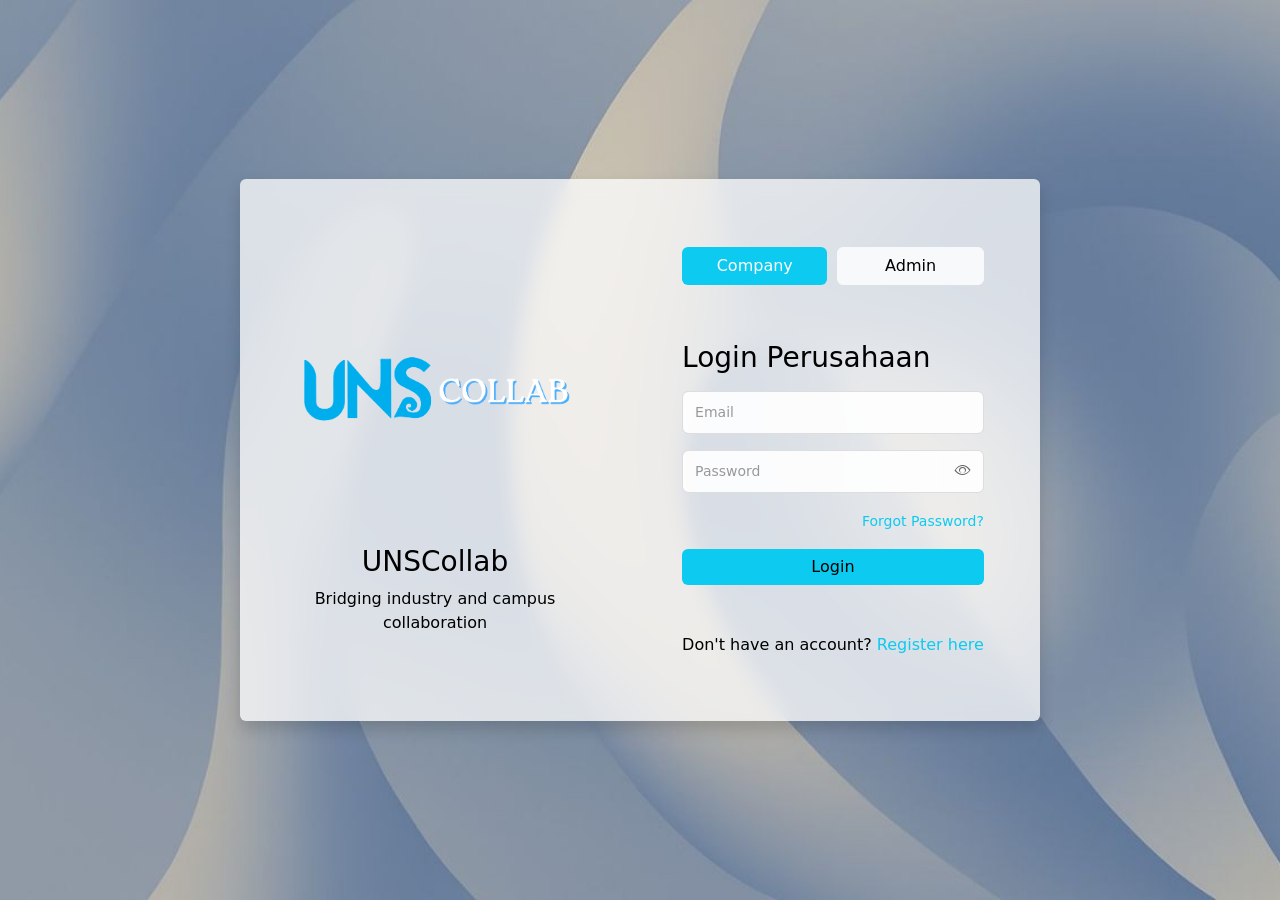
<file: Pertemuan 2/index.html>
<!DOCTYPE html>
<html lang="en">
<head>
    <meta charset="UTF-8">
    <meta name="viewport" content="width=device-width, initial-scale=1.0">
    <title>Login</title>
    <link href="https://cdn.jsdelivr.net/npm/bootstrap@5.3.0/dist/css/bootstrap.min.css" rel="stylesheet">
    <link rel="stylesheet" href="https://cdn.jsdelivr.net/npm/bootstrap-icons@1.11.0/font/bootstrap-icons.css">
    <link rel="stylesheet" href="style.css">
</head>
<body>
    <div class="container">
        <div class="card p-4 shadow">
            <div class="row">
                <div class="col" id="imageSection">
                    <img src="assets/logo_unscollab.png" alt="UNSCollab Logo" style="width: 280px;">
                    <div class="card-body">
                        <h3 class="card-title text-center" style="color: black;">UNSCollab</h3>
                        <p class="card-text text-center" style="color: black;">Bridging industry and campus collaboration</p>
                    </div>
                </div>
                <div class="col p-4">
                    <div id="formSection">
                        <!-- Alert Notification -->
                        <div id="alertContainer"></div>

                        <div class="d-flex mb-5" style="gap: 10px;">
                            <button id="companyBtn" class="btn btn-info text-black w-100 mb-2" onclick="setMode('company')">Company</button>
                            <button id="adminBtn" class="btn btn-light w-100 mb-2" onclick="setMode('admin')">Admin</button>
                        </div>
                        <h3 id="titleLogin" class="mb-3" style="color: black;"></h3>
                        
                        <input type="text" id="email" class="form-control mb-3" placeholder="Email">
                        
                        <div class="input-group mb-3">
                            <input type="password" id="password" class="form-control" placeholder="Password">
                            <button class="btn btn-outline-secondary" type="button" id="togglePassword" onclick="togglePasswordVisibility()">
                                <i id="passwordToggleIcon" class="bi bi-eye"></i>
                            </button>
                        </div>

                        <div class="mb-3 text-end" id="forgotPassword">
                            <a href="#" class="text-info text-decoration-none small" data-bs-toggle="modal" data-bs-target="#forgotPasswordModal">Forgot Password?</a>
                        </div>
                        <button id="loginBtn" class="btn btn-info text-black w-100 mb-5">Login</button>
                        <p id="registerText" class="text-center" style="color: black;">
                            Don't have an account? <a href="register.html" class="text-info text-decoration-none">Register here</a>
                        </p>
                    </div>
                </div>
            </div>
        </div>
    </div>

    <!-- Forgot Password Modal -->
    <div class="modal fade" id="forgotPasswordModal" tabindex="-1" aria-labelledby="forgotPasswordLabel" aria-hidden="true">
        <div class="modal-dialog modal-dialog-centered">
            <div class="modal-content">
                <div class="modal-header">
                    <h5 class="modal-title" id="forgotPasswordLabel">Reset Password</h5>
                    <button type="button" class="btn-close" data-bs-dismiss="modal" aria-label="Close"></button>
                </div>
                <div class="modal-body">
                    <div id="forgotPasswordAlert"></div>
                    <p class="text-muted small mb-3">Masukkan email Anda dan kami akan mengirimkan link untuk reset password.</p>
                    <input type="email" id="forgotPasswordEmail" class="form-control" placeholder="Masukkan email Anda">
                </div>
                <div class="modal-footer">
                    <button type="button" class="btn btn-secondary" data-bs-dismiss="modal">Tutup</button>
                    <button type="button" class="btn btn-info text-black" id="sendResetBtn" onclick="handleForgotPassword()">Kirim Link Reset</button>
                </div>
            </div>
        </div>
    </div>

    <script src="https://cdn.jsdelivr.net/npm/bootstrap@5.3.0/dist/js/bootstrap.bundle.min.js"></script>
    <script src="script.js"></script>
</body>
</html>
</file>
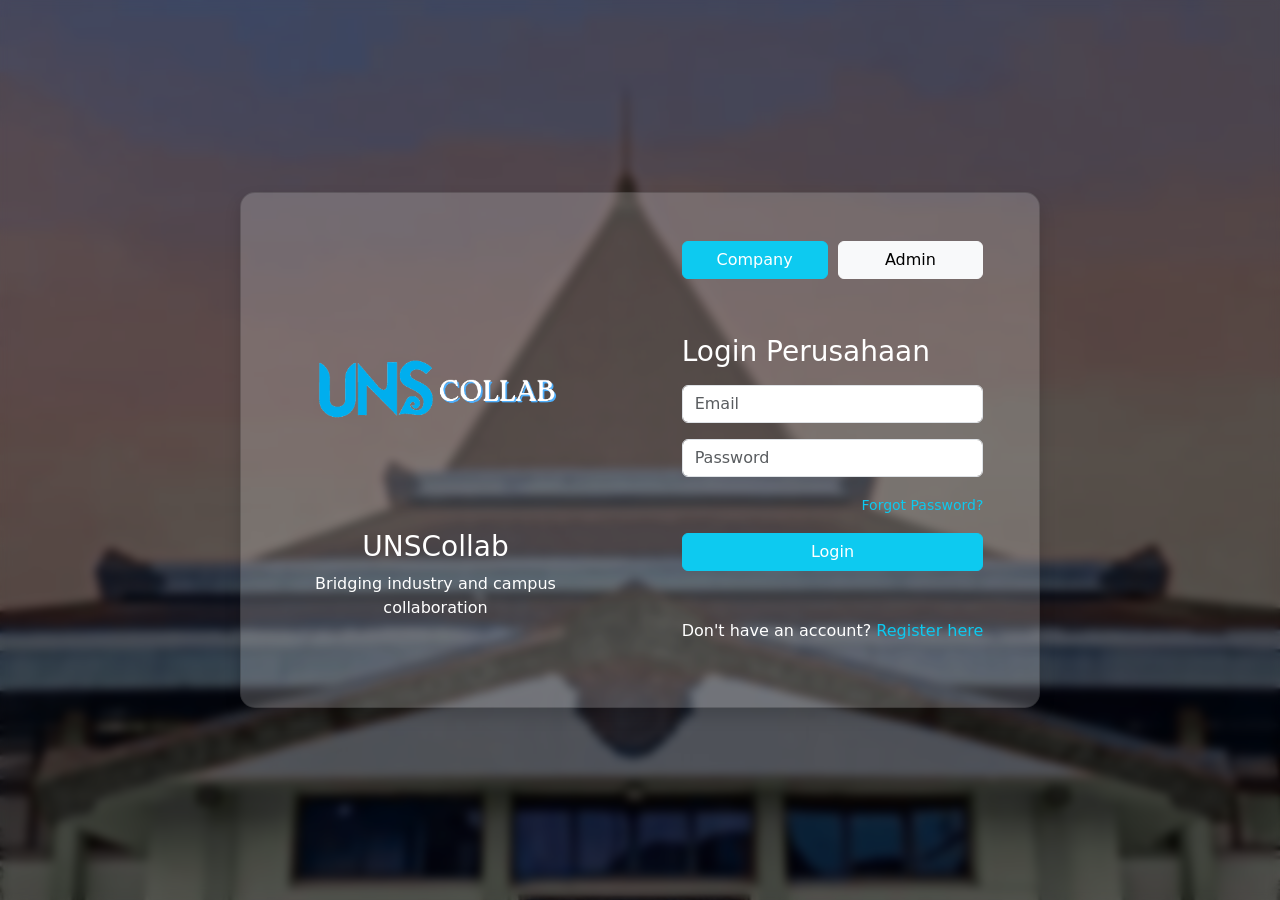
<file: login/Pertemuan 2/index.html>
<!DOCTYPE html>
<html lang="en">
<head>
    <meta charset="UTF-8">
    <meta name="viewport" content="width=device-width, initial-scale=1.0">
    <title>Login</title>
    <link href="https://cdn.jsdelivr.net/npm/bootstrap@5.3.0/dist/css/bootstrap.min.css" rel="stylesheet">
    <link rel="stylesheet" href="style.css">
</head>
<body>
    <div class="container">
        <div class="card p-4 shadow">
            <div class="row">
                <div class="col" id="imageSection">
                    <img src="assets/logo_unscollab.png" alt="UNSCollab Logo" style="width: 250px;">
                    <div class="card-body">
                        <h3 class="card-title text-center" style="color: white;">UNSCollab</h3>
                        <p class="card-text text-center" style="color: white;">Bridging industry and campus collaboration</p>
                    </div>
                </div>
                <div class="col p-4">
                    <div id="formSection">
                        <div class="d-flex mb-5" style="gap: 10px;">
                            <button id="companyBtn" class="btn btn-info text-white w-100 mb-2" onclick="setMode('company')">Company</button>
                            <button id="adminBtn" class="btn btn-light w-100 mb-2" onclick="setMode('admin')">Admin</button>
                        </div>
                        <h3 id="titleLogin" class="mb-3" style="color: white;"></h3>
                        <input type="text" id="email" class="form-control mb-3" placeholder="Email">
                        <input type="password" id="password" class="form-control mb-3" placeholder="Password">
                        <div class="mb-3 text-end" id="forgotPassword">
                            <a href="#" class="text-info text-decoration-none small">Forgot Password?</a>
                        </div>
                        <button id="loginBtn" class="btn btn-info text-white w-100 mb-5">Login</button>
                        <p id="registerText" class="text-center" style="color: white;">
                            Don't have an account? <a href="register.html" class="text-info text-decoration-none">Register here</a>
                        </p>
                    </div>
                </div>
            </div>
        </div>
    </div>
    <script src="script.js"></script>
</body>
</html>
</file>
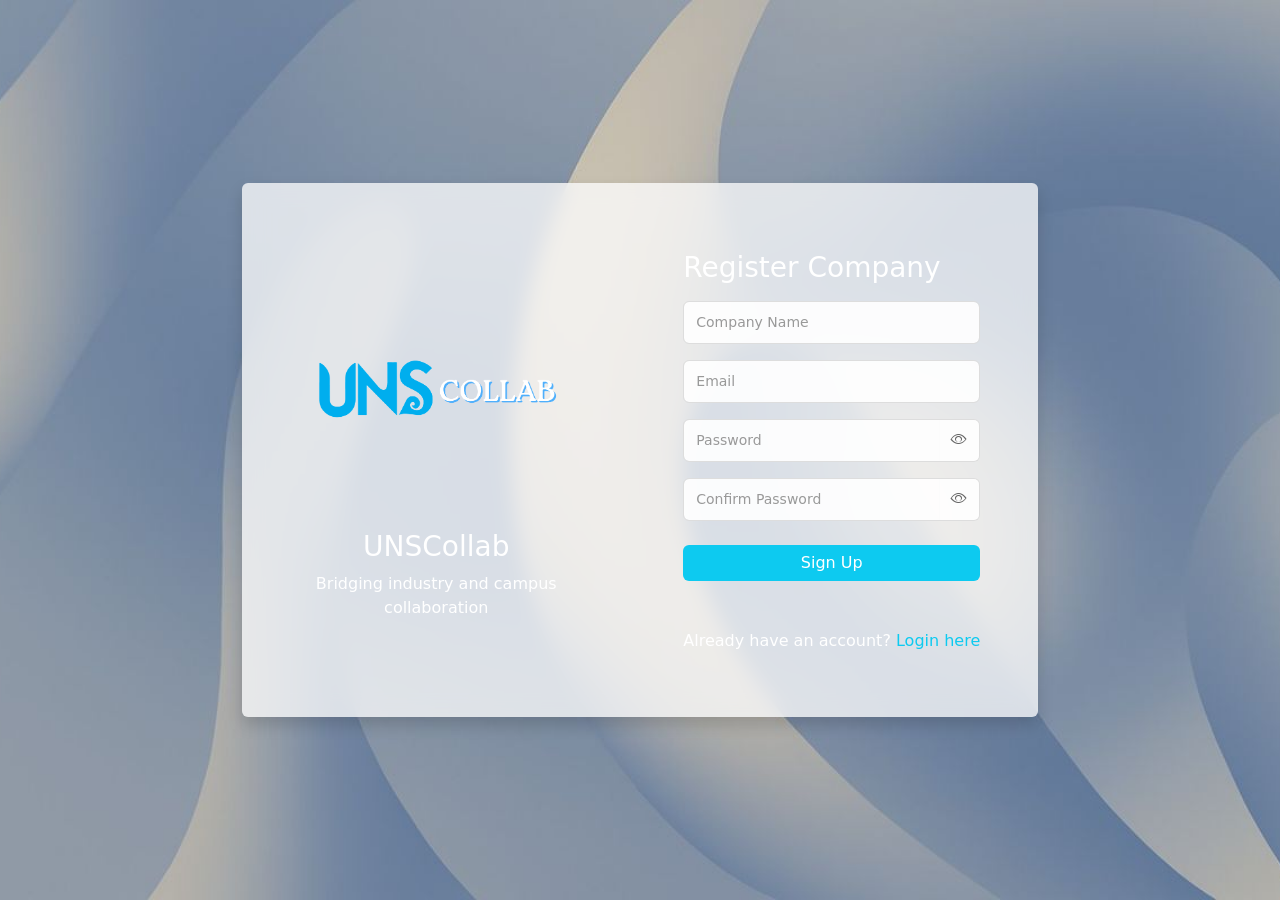
<file: Pertemuan 2/register.html>
<!DOCTYPE html>
<html lang="en">
<head>
    <meta charset="UTF-8">
    <meta name="viewport" content="width=device-width, initial-scale=1.0">
    <title>Register</title>
    <link href="https://cdn.jsdelivr.net/npm/bootstrap@5.3.0/dist/css/bootstrap.min.css" rel="stylesheet">
    <link rel="stylesheet" href="https://cdn.jsdelivr.net/npm/bootstrap-icons@1.11.0/font/bootstrap-icons.css">
    <link rel="stylesheet" href="style.css">
</head>
<body>
    <div class="container">
        <div class="card p-4 shadow">
            <div class="row" style="gap: 20px;">
                <div class="col" id="imageSection">
                    <img src="assets/logo_unscollab.png" alt="UNSCollab Logo" style="width: 250px;">
                    <div class="card-body">
                        <h3 class="card-title text-center" style="color: white;">UNSCollab</h3>
                        <p class="card-text text-center" style="color: white;">Bridging industry and campus collaboration</p>
                    </div>
                </div>
                <div class="col p-4">
                    <div id="formSection">
                        <!-- Alert Notification -->
                        <div id="alertContainer"></div>

                        <h3 class="mb-3" style="color: white;">Register Company</h3>
                        <input type="text" id="name" class="form-control mb-3" placeholder="Company Name">
                        <input type="email" id="email" class="form-control mb-3" placeholder="Email">
                        
                        <div class="input-group mb-3">
                            <input type="password" id="password" class="form-control" placeholder="Password">
                            <button class="btn btn-outline-secondary" type="button" id="togglePassword" onclick="togglePasswordVisibility('password')">
                                <i id="passwordToggleIcon" class="bi bi-eye"></i>
                            </button>
                        </div>

                        <div class="input-group mb-4">
                            <input type="password" id="confirmPassword" class="form-control" placeholder="Confirm Password">
                            <button class="btn btn-outline-secondary" type="button" id="toggleConfirmPassword" onclick="togglePasswordVisibility('confirmPassword')">
                                <i id="confirmPasswordToggleIcon" class="bi bi-eye"></i>
                            </button>
                        </div>

                        <button id="signupBtn" class="btn btn-info text-white w-100 mb-5">Sign Up</button>
                        <p id="loginText" class="text-center" style="color: white;">
                            Already have an account? <a href="index.html" class="text-info text-decoration-none">Login here</a>
                        </p>
                    </div>
                </div>
            </div>
        </div>
    </div>

    <script src="https://cdn.jsdelivr.net/npm/bootstrap@5.3.0/dist/js/bootstrap.bundle.min.js"></script>
    <script src="script.js"></script>
</body>
</html>
</file>
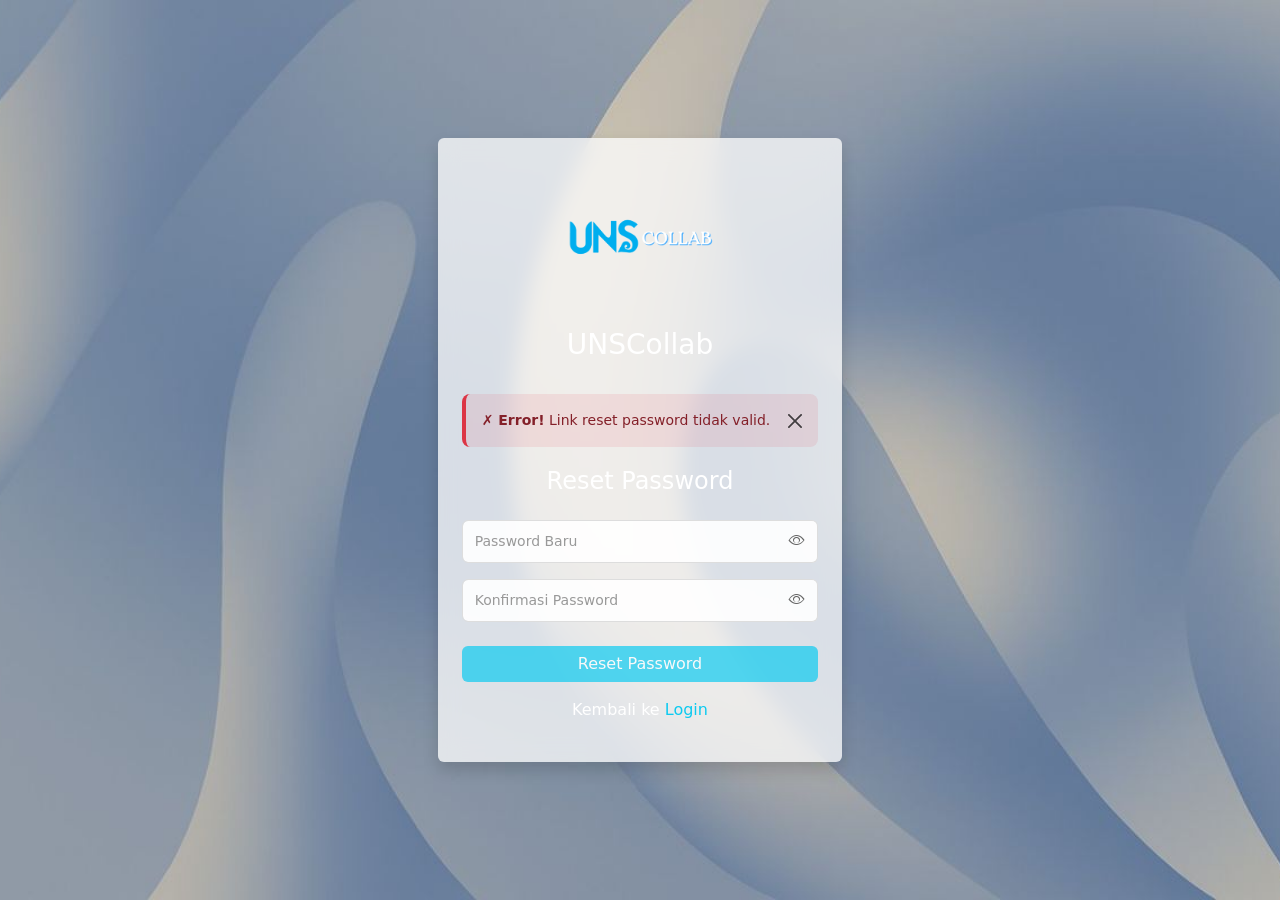
<file: Pertemuan 2/reset-password.html>
<!DOCTYPE html>
<html lang="en">
<head>
    <meta charset="UTF-8">
    <meta name="viewport" content="width=device-width, initial-scale=1.0">
    <title>Reset Password</title>
    <link href="https://cdn.jsdelivr.net/npm/bootstrap@5.3.0/dist/css/bootstrap.min.css" rel="stylesheet">
    <link rel="stylesheet" href="https://cdn.jsdelivr.net/npm/bootstrap-icons@1.11.0/font/bootstrap-icons.css">
    <link rel="stylesheet" href="style.css">
</head>
<body>
    <div class="container">
        <div class="card p-4 shadow" style="max-width: 500px;">
            <div class="text-center mb-4">
                <img src="assets/logo_unscollab.png" alt="UNSCollab Logo" style="width: 150px;">
                <h3 class="mt-3" style="color: white;">UNSCollab</h3>
            </div>

            <div id="formSection">
                <!-- Alert Notification -->
                <div id="alertContainer"></div>

                <h4 class="mb-4 text-center" style="color: white;">Reset Password</h4>
                
                <div class="input-group mb-3">
                    <input type="password" id="password" class="form-control" placeholder="Password Baru">
                    <button class="btn btn-outline-secondary" type="button" onclick="togglePasswordVisibility('password')">
                        <i id="passwordToggleIcon" class="bi bi-eye"></i>
                    </button>
                </div>

                <div class="input-group mb-4">
                    <input type="password" id="confirmPassword" class="form-control" placeholder="Konfirmasi Password">
                    <button class="btn btn-outline-secondary" type="button" onclick="togglePasswordVisibility('confirmPassword')">
                        <i id="confirmPasswordToggleIcon" class="bi bi-eye"></i>
                    </button>
                </div>

                <button id="resetBtn" class="btn btn-info text-white w-100 mb-3">Reset Password</button>
                <p class="text-center" style="color: white;">
                    Kembali ke <a href="index.html" class="text-info text-decoration-none">Login</a>
                </p>
            </div>
        </div>
    </div>

    <script src="https://cdn.jsdelivr.net/npm/bootstrap@5.3.0/dist/js/bootstrap.bundle.min.js"></script>
    <script src="script.js"></script>
    <script>
        // Check token dari URL
        const urlParams = new URLSearchParams(window.location.search);
        const token = urlParams.get('token');
        const type = urlParams.get('type');

        if (!token || !type) {
            showNotification('Link reset password tidak valid.', 'danger');
            document.getElementById('resetBtn').disabled = true;
        }

        document.getElementById('resetBtn').addEventListener('click', async function() {
            const password = document.getElementById('password').value.trim();
            const confirmPassword = document.getElementById('confirmPassword').value.trim();
            const errors = [];

            if (!password) {
                errors.push('Password tidak boleh kosong');
            } else if (password.length < 6) {
                errors.push('Password minimal 6 karakter');
            }

            if (!confirmPassword) {
                errors.push('Konfirmasi password tidak boleh kosong');
            } else if (password !== confirmPassword) {
                errors.push('Password dan konfirmasi password tidak cocok');
            }

            if (errors.length > 0) {
                showNotification(errors.join(' | '), 'danger');
                return;
            }

            const resetBtn = document.getElementById('resetBtn');
            const originalText = resetBtn.textContent;
            resetBtn.disabled = true;
            resetBtn.innerHTML = '<span class="spinner-border spinner-border-sm me-2"></span>Loading...';

            try {
                const response = await fetch('reset-password.php', {
                    method: 'POST',
                    headers: {
                        'Content-Type': 'application/json'
                    },
                    body: JSON.stringify({
                        token: token,
                        password: password,
                        confirmPassword: confirmPassword,
                        type: type
                    })
                });

                const data = await response.json();

                if (data.success) {
                    showNotification(data.message, 'success');
                    setTimeout(() => {
                        window.location.href = 'index.html';
                    }, 2000);
                } else {
                    if (data.errors && Array.isArray(data.errors)) {
                        showNotification(data.errors.join(' | '), 'danger');
                    } else {
                        showNotification(data.message, 'danger');
                    }
                }
            } catch (error) {
                showNotification('Terjadi kesalahan. Silakan coba lagi.', 'danger');
                console.error('Error:', error);
            } finally {
                resetBtn.disabled = false;
                resetBtn.textContent = originalText;
            }
        });

        // Allow Enter key
        [document.getElementById('password'), document.getElementById('confirmPassword')].forEach(input => {
            input.addEventListener('keypress', function(e) {
                if (e.key === 'Enter') {
                    document.getElementById('resetBtn').click();
                }
            });
        });
    </script>
</body>
</html>
</file>
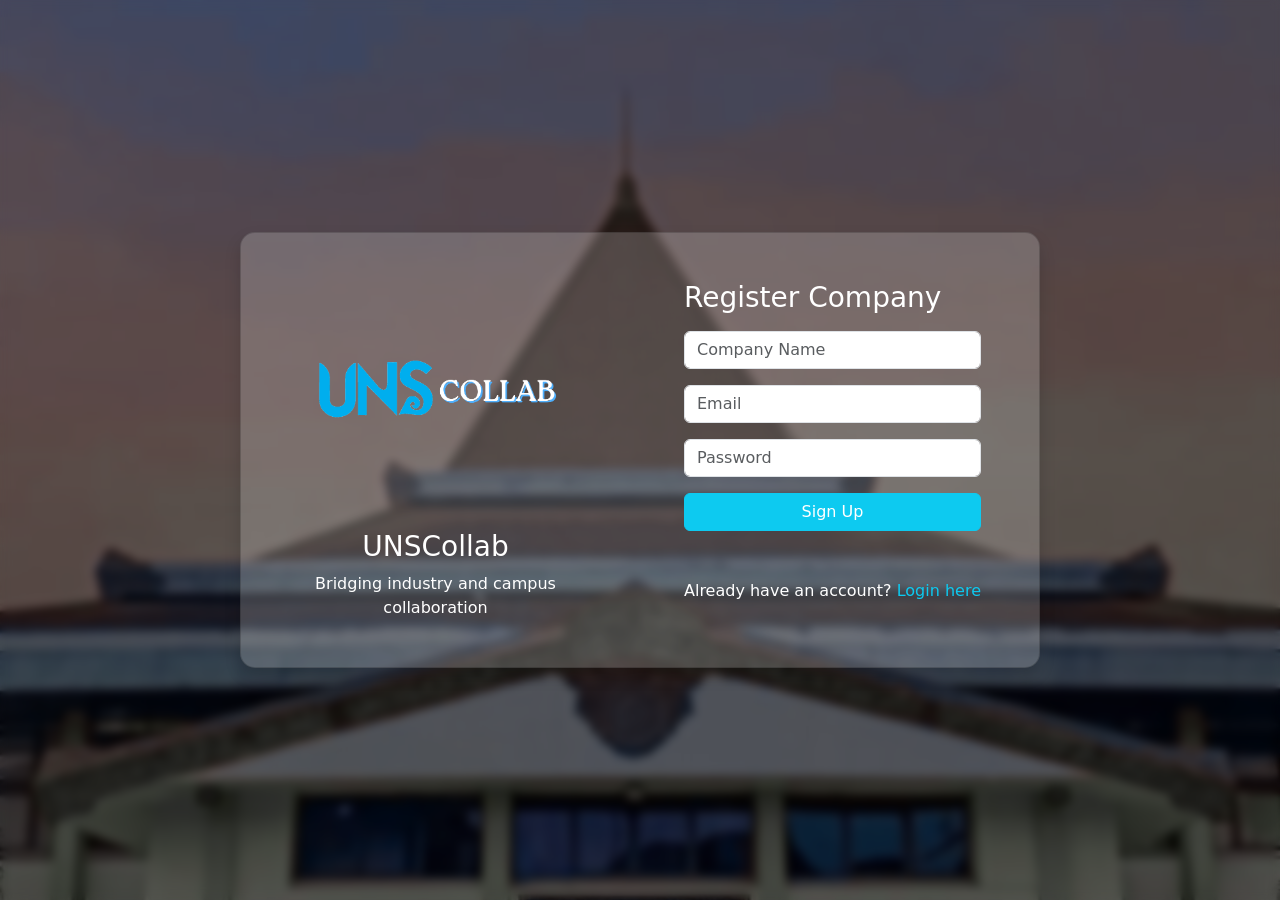
<file: login/Pertemuan 2/register.html>
<!DOCTYPE html>
<html lang="en">
<head>
    <meta charset="UTF-8">
    <meta name="viewport" content="width=device-width, initial-scale=1.0">
    <title>Register</title>
    <link href="https://cdn.jsdelivr.net/npm/bootstrap@5.3.0/dist/css/bootstrap.min.css" rel="stylesheet">
    <link rel="stylesheet" href="style.css">
</head>
<body>
    <div class="container">
        <div class="card p-4 shadow">
            <div class="row" style="gap: 20px;">
                <div class="col" id="imageSection">
                    <img src="assets/logo_unscollab.png" alt="UNSCollab Logo" style="width: 250px;">
                    <div class="card-body">
                        <h3 class="card-title text-center" style="color: white;">UNSCollab</h3>
                        <p class="card-text text-center" style="color: white;">Bridging industry and campus collaboration</p>
                    </div>
                </div>
                <div class="col p-4">
                    <div id="formSection">
                        <h3 class="mb-3" style="color: white;">Register Company</h3>
                        <input type="text" id="name" class="form-control mb-3" placeholder="Company Name">
                        <input type="text" id="email" class="form-control mb-3" placeholder="Email">
                        <input type="password" id="password" class="form-control mb-3" placeholder="Password">
                        <button id="loginBtn" class="btn btn-info text-white w-100 mb-5">Sign Up</button>
                        <p id="loginText" class="text-center" style="color: white;">
                            Already have an account? <a href="index.html" class="text-info text-decoration-none">Login here</a>
                        </p>
                    </div>
                </div>
            </div>
        </div>
    </div>
    <script src="script.js"></script>
</body>
</html>
</file>
<file: Pertemuan 2/style.css>
body {
    background: url('assets/bg6.png') no-repeat center center fixed;
    background-size: cover;
    background-position: center;
}

.container {
    height: 100vh;
    display: flex;
    align-items: center;
    justify-content: center;
}

.card {
    background: rgba(255,255,255,0.75);
    backdrop-filter: blur(10px);
    border: none;
    box-shadow: 0 10px 30px rgba(0,0,0,0.15);
}

.row {
    display: flex;
    align-items: center;
    gap: 20px;
}

.col {
    display: flex;
    flex-direction: column;
    align-items: center;
    justify-content: center;
}

/* Input group styling */
.input-group {
    position: relative;
}

.input-group .form-control {
    background-color: rgba(255, 255, 255, 0.9);
    border: 1px solid #ddd;
    color: #333;
    padding-right: 40px;
}

.input-group .form-control:focus {
    background-color: white;
    border-color: #0dcaf0;
    box-shadow: 0 0 0 0.25rem rgba(13, 202, 240, 0.25);
}

.input-group .btn-outline-secondary {
    background-color: rgba(255, 255, 255, 0.9);
    border: 1px solid #ddd;
    border-left: none;
    color: #666;
    cursor: pointer;
    transition: all 0.3s ease;
}

.input-group .btn-outline-secondary:hover {
    background-color: white;
    color: #0dcaf0;
    border-color: #0dcaf0;
}

.input-group .btn-outline-secondary:focus {
    box-shadow: none;
    border-color: #0dcaf0;
}

/* Alert styling */
#alertContainer {
    margin-bottom: 20px;
}

.alert {
    border-radius: 8px;
    border: none;
    font-size: 14px;
    animation: slideDown 0.3s ease-out;
}

@keyframes slideDown {
    from {
        opacity: 0;
        transform: translateY(-10px);
    }
    to {
        opacity: 1;
        transform: translateY(0);
    }
}

.alert-success {
    background-color: rgba(25, 135, 84, 0.1);
    border-left: 4px solid #198754;
    color: #0f5132;
}

.alert-danger {
    background-color: rgba(220, 53, 69, 0.1);
    border-left: 4px solid #dc3545;
    color: #842029;
}

.alert-warning {
    background-color: rgba(255, 193, 7, 0.1);
    border-left: 4px solid #ffc107;
    color: #664d03;
}

.alert-info {
    background-color: rgba(13, 202, 240, 0.1);
    border-left: 4px solid #0dcaf0;
    color: #055160;
}

.alert strong {
    font-weight: 600;
}

.btn-close {
    opacity: 0.7;
}

.btn-close:hover {
    opacity: 1;
}

/* Standard input styling */
.form-control {
    background-color: rgba(255, 255, 255, 0.9);
    border: 1px solid #ddd;
    border-radius: 6px;
    color: #333;
    padding: 10px 12px;
    font-size: 14px;
    transition: all 0.3s ease;
}

.form-control:focus {
    background-color: white;
    border-color: #0dcaf0;
    color: #333;
    box-shadow: 0 0 0 0.25rem rgba(13, 202, 240, 0.25);
}

.form-control::placeholder {
    color: #999;
}

/* Button styling */
.btn-info {
    background-color: #0dcaf0;
    border: none;
    font-weight: 500;
    transition: all 0.3s ease;
}

.btn-info:hover {
    background-color: #0ba5d8;
    transform: translateY(-2px);
    box-shadow: 0 4px 12px rgba(13, 202, 240, 0.3);
}

.btn-info:disabled {
    background-color: #0dcaf0;
    opacity: 0.7;
}

/* Responsive design */
@media (max-width: 768px) {
    .card {
        max-width: 100%;
        margin: 20px;
    }

    .row {
        flex-direction: column;
        gap: 20px;
    }

    .col {
        width: 100%;
    }

    #imageSection {
        display: none;
    }
}
</file>
<file: login/Pertemuan 2/style.css>
body {
    background: linear-gradient(rgba(0,0,0,0.5), rgba(0,0,0,0.5)), url('assets/login_img.png');
    backdrop-filter: blur(5px);
    background-size: cover;
    background-position: center;
}

.container {
    height: 100vh;
    display: flex;
    align-items: center;
    justify-content: center;
}

.card {
    background-color: rgba(255, 255, 255, 0.2);
    border-radius: 15px;
    width: 100%;
    max-width: 800px;
    padding: 24px;
}

.row {
    display: flex;
    align-items: center;
    gap: 20px;
}

.col {
    display: flex;
    flex-direction: column;
    align-items: center;
    justify-content: center;
}
</file>
